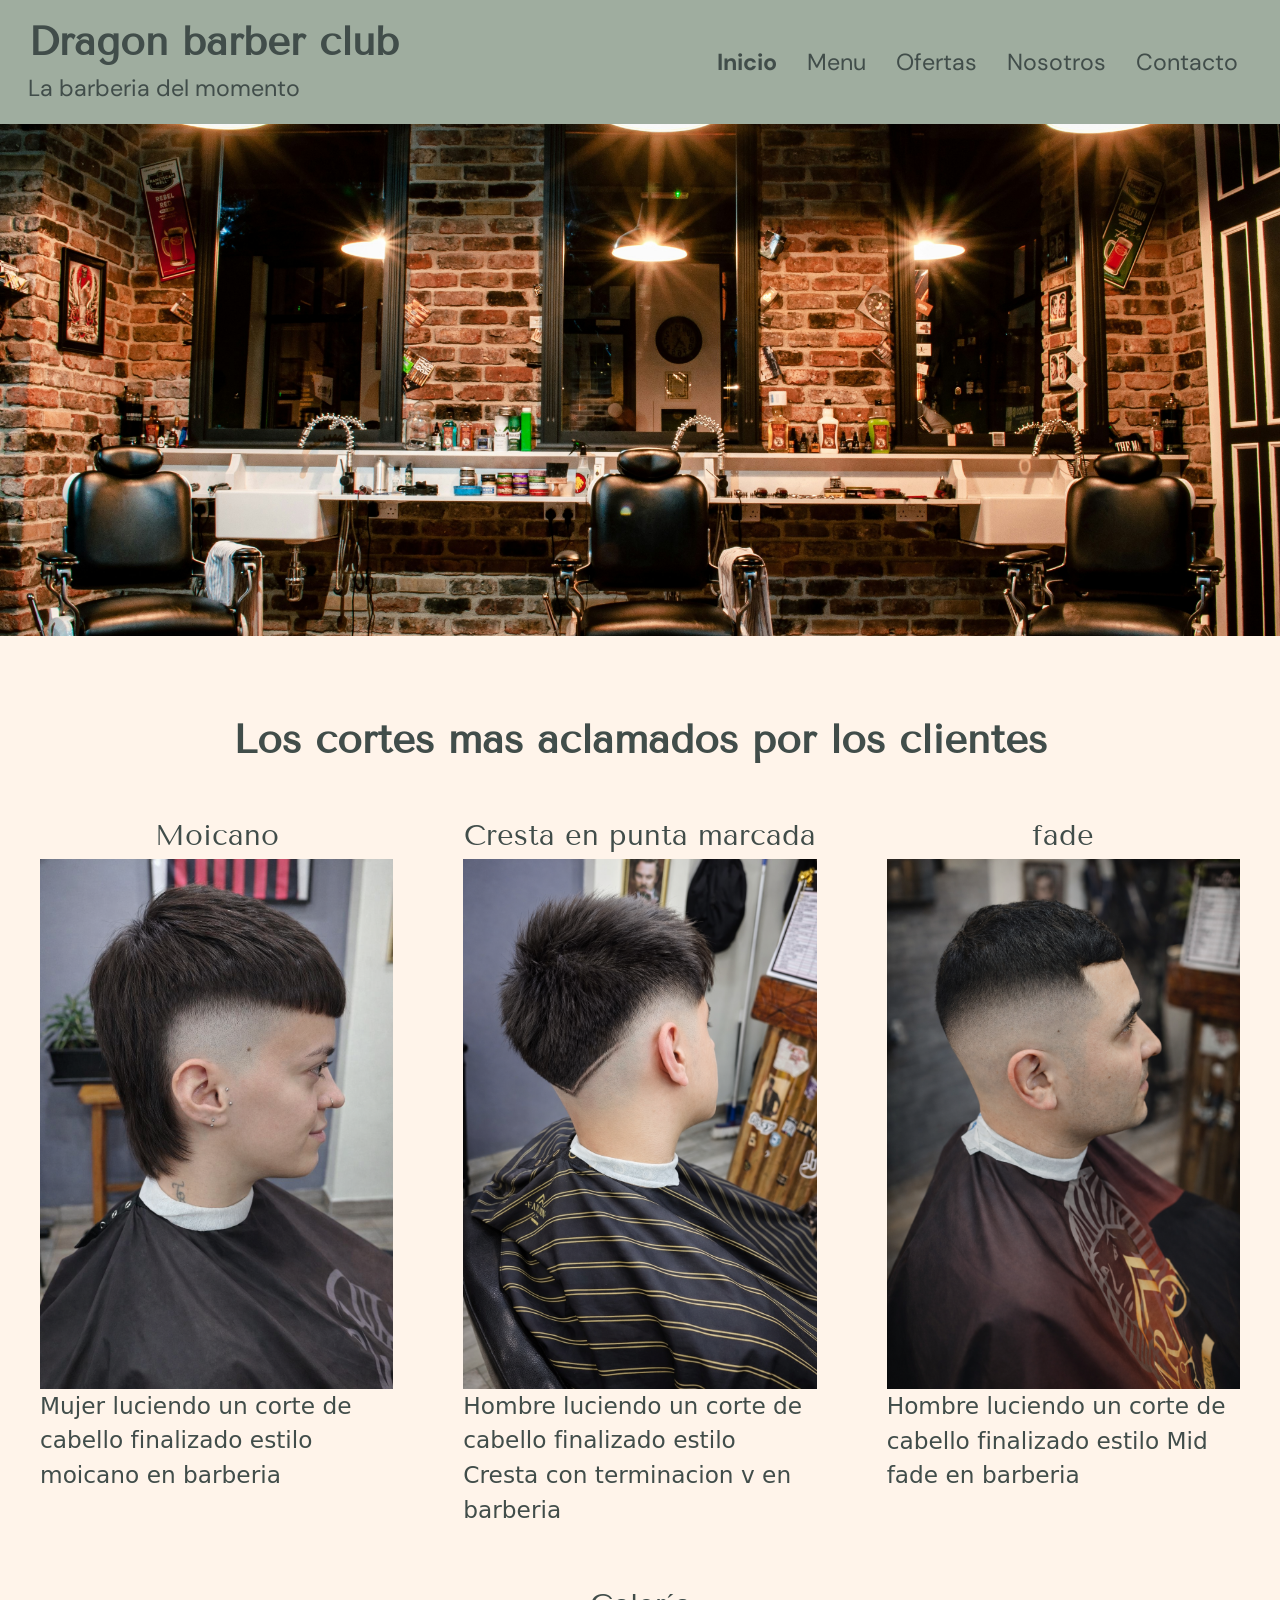
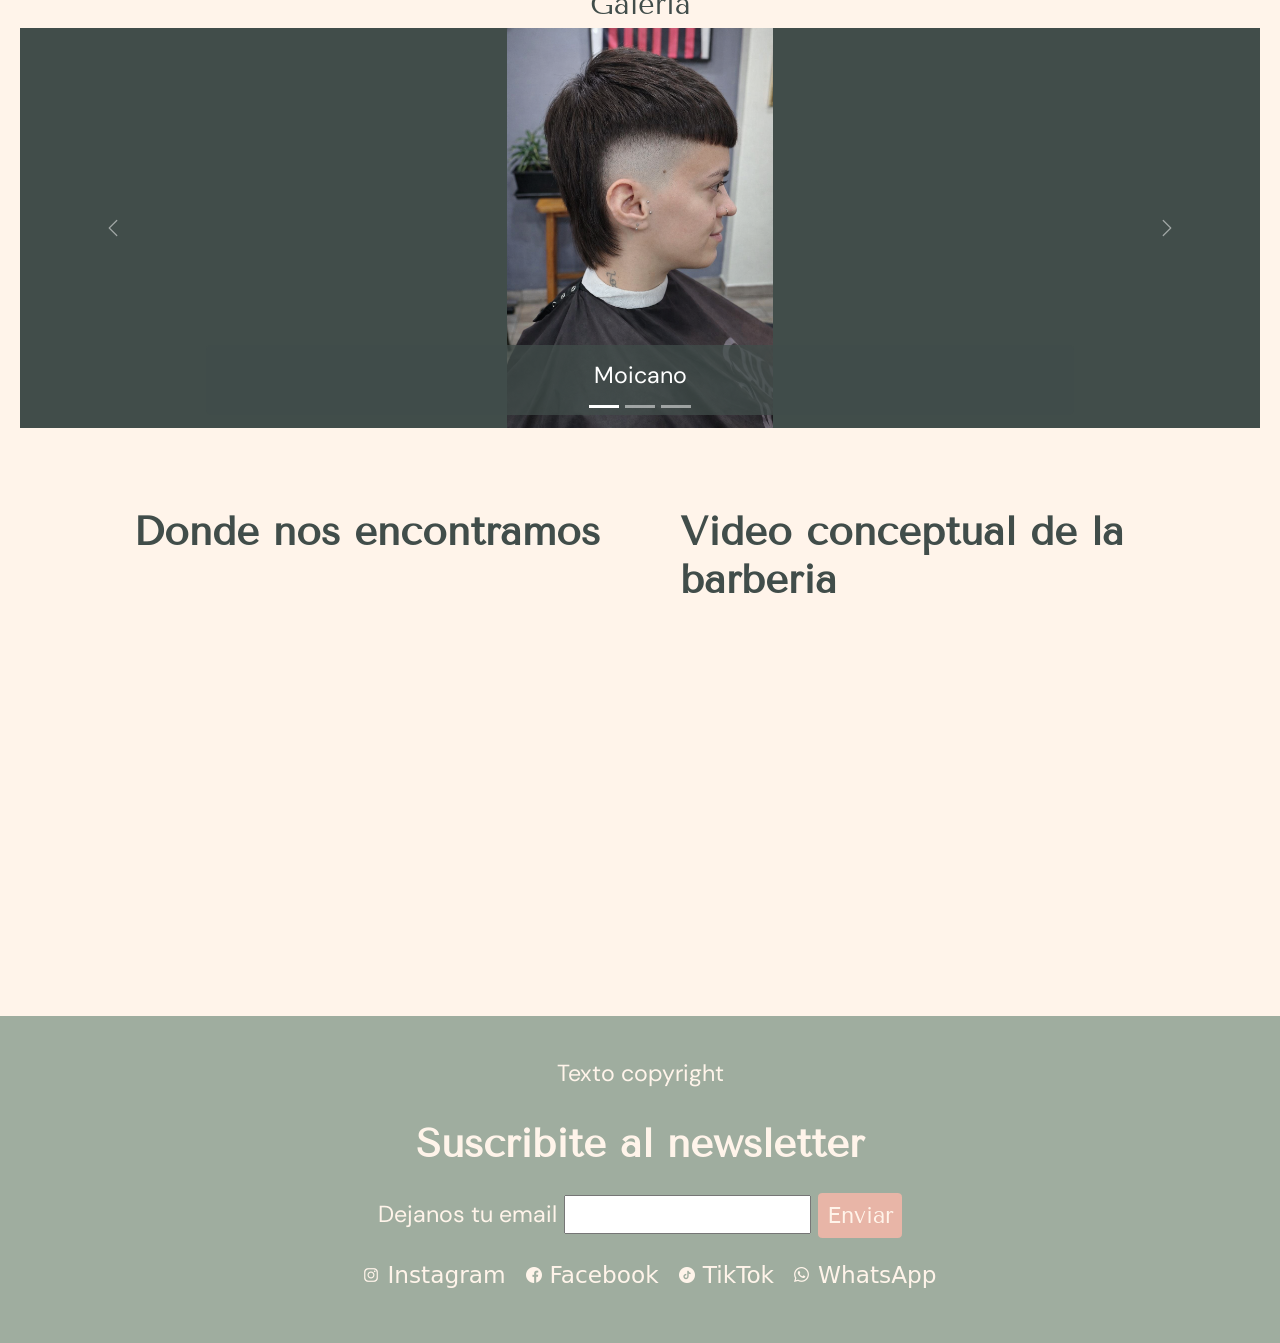
<file: index.html>
<!DOCTYPE html>
<html lang="es">

<head>
    <meta charset="UTF-8">
    <meta name="viewport" content="width=device-width, initial-scale=1.0">
    <link href="https://cdn.jsdelivr.net/npm/bootstrap@5.3.3/dist/css/bootstrap.min.css" rel="stylesheet">
    <link rel="stylesheet" href="./css/styles.css">
    <link rel="shortcut icon" href="./assets/logobarber.png" type="image/x-icon">
    <title>Barberia Dragon / Inicio </title>
</head>

<body>
    <header>
        <nav class="navbar navbar-expand-lg navbar-dragon">
            <div class="container-fluid">
                <a class="navbar-brand d-flex flex-column" href="./index.html">
                    <h1 class="navbar-brand__titulo">Dragon barber club</h1>
                    <small class="navbar-brand__lema">La barberia del momento</small>
                </a>

                <button class="navbar-toggler" type="button" data-bs-toggle="collapse" data-bs-target="#navbarNav"
                    aria-controls="navbarNav" aria-expanded="false" aria-label="Mostrar u ocultar navegación">
                    <span class="navbar-toggler-icon"></span>
                </button>

                <div class="collapse navbar-collapse" id="navbarNav">
                    <ul class="navbar-nav ms-auto">
                        <li class="nav-item"><a class="nav-link active" aria-current="page"
                                href="./index.html">Inicio</a></li>
                        <li class="nav-item"><a class="nav-link" href="./pages/menu.html">Menu</a></li>
                        <li class="nav-item"><a class="nav-link" href="./pages/ofertas.html">Ofertas</a></li>
                        <li class="nav-item"><a class="nav-link" href="./pages/nosotros.html">Nosotros</a></li>
                        <li class="nav-item"><a class="nav-link" href="./pages/contacto.html">Contacto</a></li>
                    </ul>
                </div>
            </div>
        </nav>
    </header>

    <main class="grid-principal">
        <div class="banner">
            <img src="./assets/Banner.jpg"
                alt="Interior de una barbería de estilo vintage con tres sillones de barbero de cuero negro, espejos grandes y una pared de ladrillo visto.">
        </div>
        <section class="mapa">
            <h2 class="txtaladerecha">Donde nos encontramos</h2>
            <div>
                <iframe
                    src="https://www.google.com/maps/embed?pb=!1m18!1m12!1m3!1d3279.9309555554078!2d-58.395739523554184!3d-34.70692137291743!2m3!1f0!2f0!3f0!3m2!1i1024!2i768!4f13.1!3m3!1m2!1s0x95bccd207aa182f9%3A0x4d49cd36901dac4c!2sFara%C3%B3n%20-%20Barber%20Club!5e0!3m2!1ses-419!2sar!4v1787867492688!5m2!1ses-419!2sar"
                    title="Mapa de ubicación de la barbería" allowfullscreen="" loading="lazy"
                    referrerpolicy="strict-origin-when-cross-origin"></iframe>
            </div>
        </section>
        <section class="seccion cortes">
            <div>
                <h2 class="txtcentro">Los cortes mas aclamados por los clientes</h2>
            </div>
            <div class="cortes-contenedor">
                <article class="corte-card">
                    <h3>Moicano</h3>
                    <figure>
                        <img src="./assets/moicano.png" alt="Corte de dama finalizado estilo moicano" />
                        <figcaption>Mujer luciendo un corte de cabello finalizado estilo moicano en barberia
                        </figcaption>
                    </figure>
                </article>
                <article class="corte-card">
                    <h3>Cresta en punta marcada</h3>
                    <figure>
                        <img src="./assets/cresta.png"
                            alt="corte de caballero finalizado, muestra  media cresta con linea en v" />
                        <figcaption>Hombre luciendo un corte de cabello finalizado estilo Cresta con terminacion v en
                            barberia </figcaption>
                    </figure>
                </article>
                <article class="corte-card">
                    <h3>fade</h3>
                    <figure>
                        <img src="./assets/midfade.png" alt="corte de caballero finalizado muestra un mid fade" />
                        <figcaption>Hombre luciendo un corte de cabello finalizado estilo Mid fade en barberia
                        </figcaption>
                    </figure>
                </article>
            </div>

            <!-- Galería con carousel de Bootstrap -->
            <div class="galeria">
                <h3 class="txtcentro">Galería</h3>

                <div id="galeriaCarousel" class="carousel slide" data-bs-ride="carousel">
                    <div class="carousel-indicators">
                        <button type="button" data-bs-target="#galeriaCarousel" data-bs-slide-to="0" class="active"
                            aria-current="true" aria-label="Foto 1"></button>
                        <button type="button" data-bs-target="#galeriaCarousel" data-bs-slide-to="1"
                            aria-label="Foto 2"></button>
                        <button type="button" data-bs-target="#galeriaCarousel" data-bs-slide-to="2"
                            aria-label="Foto 3"></button>
                    </div>

                    <div class="carousel-inner">
                        <div class="carousel-item active">
                            <img src="./assets/moicano.png" class="d-block w-100 galeria__img"
                                alt="Corte de dama finalizado estilo moicano">
                            <div class="carousel-caption d-none d-md-block galeria__caption">
                                <p>Moicano</p>
                            </div>
                        </div>
                        <div class="carousel-item">
                            <img src="./assets/cresta.png" class="d-block w-100 galeria__img"
                                alt="Corte de caballero finalizado con media cresta y línea en v">
                            <div class="carousel-caption d-none d-md-block galeria__caption">
                                <p>Cresta en punta marcada</p>
                            </div>
                        </div>
                        <div class="carousel-item">
                            <img src="./assets/midfade.png" class="d-block w-100 galeria__img"
                                alt="Corte de caballero finalizado con un mid fade">
                            <div class="carousel-caption d-none d-md-block galeria__caption">
                                <p>Mid fade</p>
                            </div>
                        </div>
                    </div>

                    <button class="carousel-control-prev" type="button" data-bs-target="#galeriaCarousel"
                        data-bs-slide="prev">
                        <span class="carousel-control-prev-icon" aria-hidden="true"></span>
                        <span class="visually-hidden">Anterior</span>
                    </button>
                    <button class="carousel-control-next" type="button" data-bs-target="#galeriaCarousel"
                        data-bs-slide="next">
                        <span class="carousel-control-next-icon" aria-hidden="true"></span>
                        <span class="visually-hidden">Siguiente</span>
                    </button>
                </div>
            </div>
        </section>
        <div class="video">
            <h2>Video conceptual de la barberia</h2>
            <iframe src="https://www.youtube.com/embed/iyem1m8KKvk?si=hnJaJOBkv1mMgGGS"
                title="Video conceptual de la barbería"
                allow="accelerometer; autoplay; clipboard-write; encrypted-media; gyroscope; picture-in-picture; web-share"
                referrerpolicy="strict-origin-when-cross-origin" allowfullscreen></iframe>
        </div>
    </main>
    <footer class="footer">
        <p>Texto copyright</p>
        <h2>Suscribite al newsletter</h2>
        <form action="">
            <label for="emailNewsletter">Dejanos tu email</label>
            <input type="email" name="email" id="emailNewsletter">
            <input type="submit" value="Enviar" class="newletterenviar btn btn-dragon">
        </form>
        <nav aria-label="Redes sociales">
            <ul>
                <li><a href="#" target="_blank" rel="noopener noreferrer"><img src="./assets/instagram.png"
                            alt="logo de instagram"> Instagram</a></li>
                <li><a href="#" target="_blank" rel="noopener noreferrer"><img src="./assets/facebook.png"
                            alt="logo de facebook">Facebook</a></li>
                <li><a href="#" target="_blank" rel="noopener noreferrer"><img src="./assets/tiktok.png"
                            alt="logo de tiktok">TikTok</a></li>
                <li><a href="#" target="_blank" rel="noopener noreferrer"><img src="./assets/whatsapp.png"
                            alt="logo de whatsapp">WhatsApp</a></li>
            </ul>
        </nav>
    </footer>

    <script src="https://cdn.jsdelivr.net/npm/bootstrap@5.3.3/dist/js/bootstrap.bundle.min.js"></script>
</body>

</html>
</file>
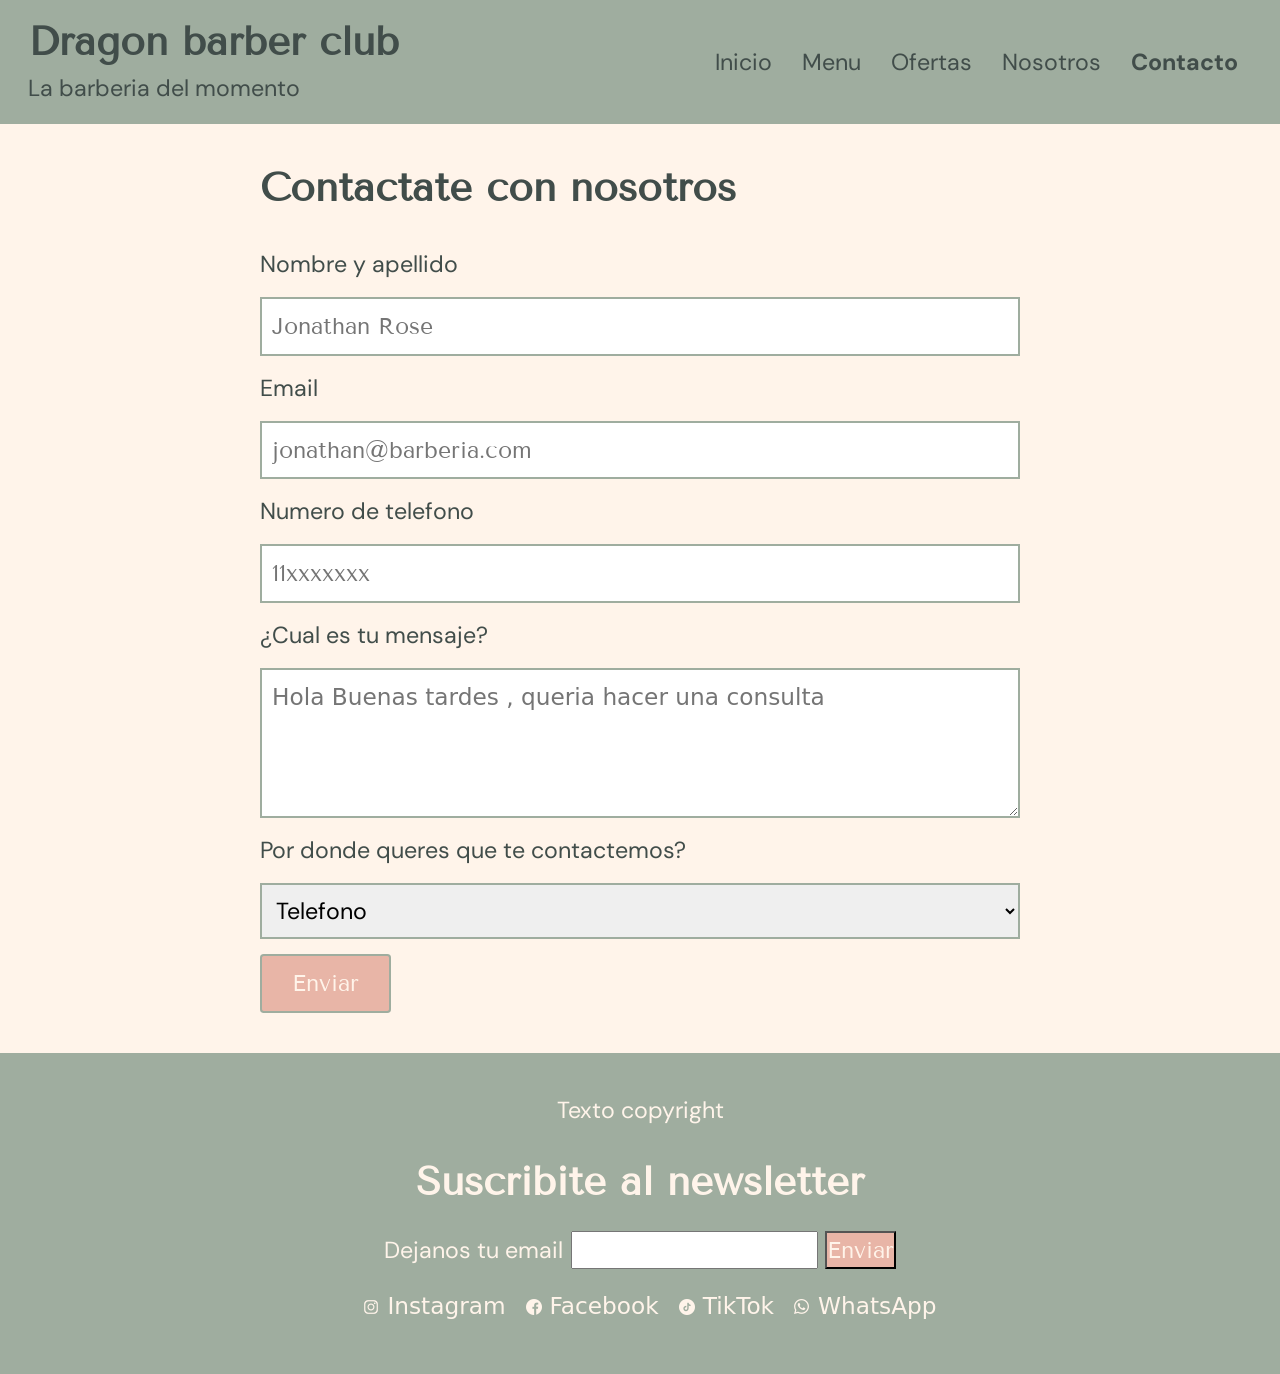
<file: pages/contacto.html>
<!DOCTYPE html>
<html lang="es">

<head>
    <meta charset="UTF-8">
    <meta name="viewport" content="width=device-width, initial-scale=1.0">
    <link href="https://cdn.jsdelivr.net/npm/bootstrap@5.3.3/dist/css/bootstrap.min.css" rel="stylesheet">
    <link rel="stylesheet" href="../css/styles.css">
    <link rel="shortcut icon" href="../assets/logobarber.png" type="image/x-icon">

    <title>Barberia Dragon / Contacto </title>
</head>

<body>
    <header>
       <nav class="navbar navbar-expand-lg navbar-dragon">

            <div class="container-fluid">
                <a class="navbar-brand d-flex flex-column" href="../index.html">
                    <h1 class="navbar-brand__titulo">Dragon barber club</h1>
                    <small class="navbar-brand__lema">La barberia del momento</small>
                </a>
                <button class="navbar-toggler" type="button" data-bs-toggle="collapse" data-bs-target="#navbarNav"
                    aria-controls="navbarNav" aria-expanded="false" aria-label="Mostrar u ocultar navegación">
                    <span class="navbar-toggler-icon"></span>
                </button>

                <div class="collapse navbar-collapse" id="navbarNav">
                    <ul class="navbar-nav ms-auto">
                        <li class="nav-item"><a class="nav-link" href="../index.html">Inicio</a></li>
                        <li class="nav-item"><a class="nav-link" href="./menu.html">Menu</a></li>
                        <li class="nav-item"><a class="nav-link" href="./ofertas.html">Ofertas</a></li>
                        <li class="nav-item"><a class="nav-link" href="./nosotros.html">Nosotros</a></li>
                        <li class="nav-item"><a class="nav-link active" aria-current="page" href="#">Contacto</a></li>
                    </ul>
                </div>
            </div>
        </nav>
    </header>
    <main>
        <section class="seccion-contacto">
            <h2>Contactate con nosotros</h2>
            <form action="" class="formulariocontacto">
                <label for="nombreapellido">Nombre y apellido</label>
                <input type="text" name="nombreapellido" id="nombreapellido" placeholder="Jonathan Rose">
                <label for="email">Email</label>
                <input type="email" name="email" id="email" placeholder="jonathan@barberia.com">
                <label for="telefono">Numero de telefono</label>
                <input type="tel" name="telefono" id="telefono" placeholder="11xxxxxxx">
                <label for="mensaje">¿Cual es tu mensaje?</label>
                <textarea name="mensaje" id="mensaje"
                    placeholder="Hola Buenas tardes , queria hacer una consulta"></textarea>
                <label for="mediodecontacto">Por donde queres que te contactemos?</label>
                <select name="mediodecontacto" id="mediodecontacto">
                    <option value="Telefono">Telefono</option>
                    <option value="mail">Email</option>
                </select>
                <div>
                    <input type="submit" value="Enviar" class="btn btn-dragon">
                </div>
            </form>
        </section>
    </main>
    <footer>
        <p>Texto copyright</p>
        <h2>Suscribite al newsletter</h2>
        <form action="">
            <label for="emailNewsletter">Dejanos tu email</label>
            <input type="email" name="email" id="emailNewsletter">
            <input type="submit" value="Enviar" class="newletterenviar">

        </form>
        <nav aria-label="Redes sociales">
            <ul>
                <li><a href="#" target="_blank" rel="noopener noreferrer"><img src="../assets/instagram.png"
                            alt="logo de instagram"> Instagram</a></li>
                <li><a href="#" target="_blank" rel="noopener noreferrer"><img src="../assets/facebook.png"
                            alt="logo de facebook">Facebook</a></li>
                <li><a href="#" target="_blank" rel="noopener noreferrer"><img src="../assets/tiktok.png"
                            alt="logo de tiktok">TikTok</a></li>
                <li><a href="#" target="_blank" rel="noopener noreferrer"><img src="../assets/whatsapp.png"
                            alt="logo de whatsapp">WhatsApp</a></li>
            </ul>
        </nav>
    </footer>
    <script src="https://cdn.jsdelivr.net/npm/bootstrap@5.3.3/dist/js/bootstrap.bundle.min.js"></script>
</body>

</html>
</file>
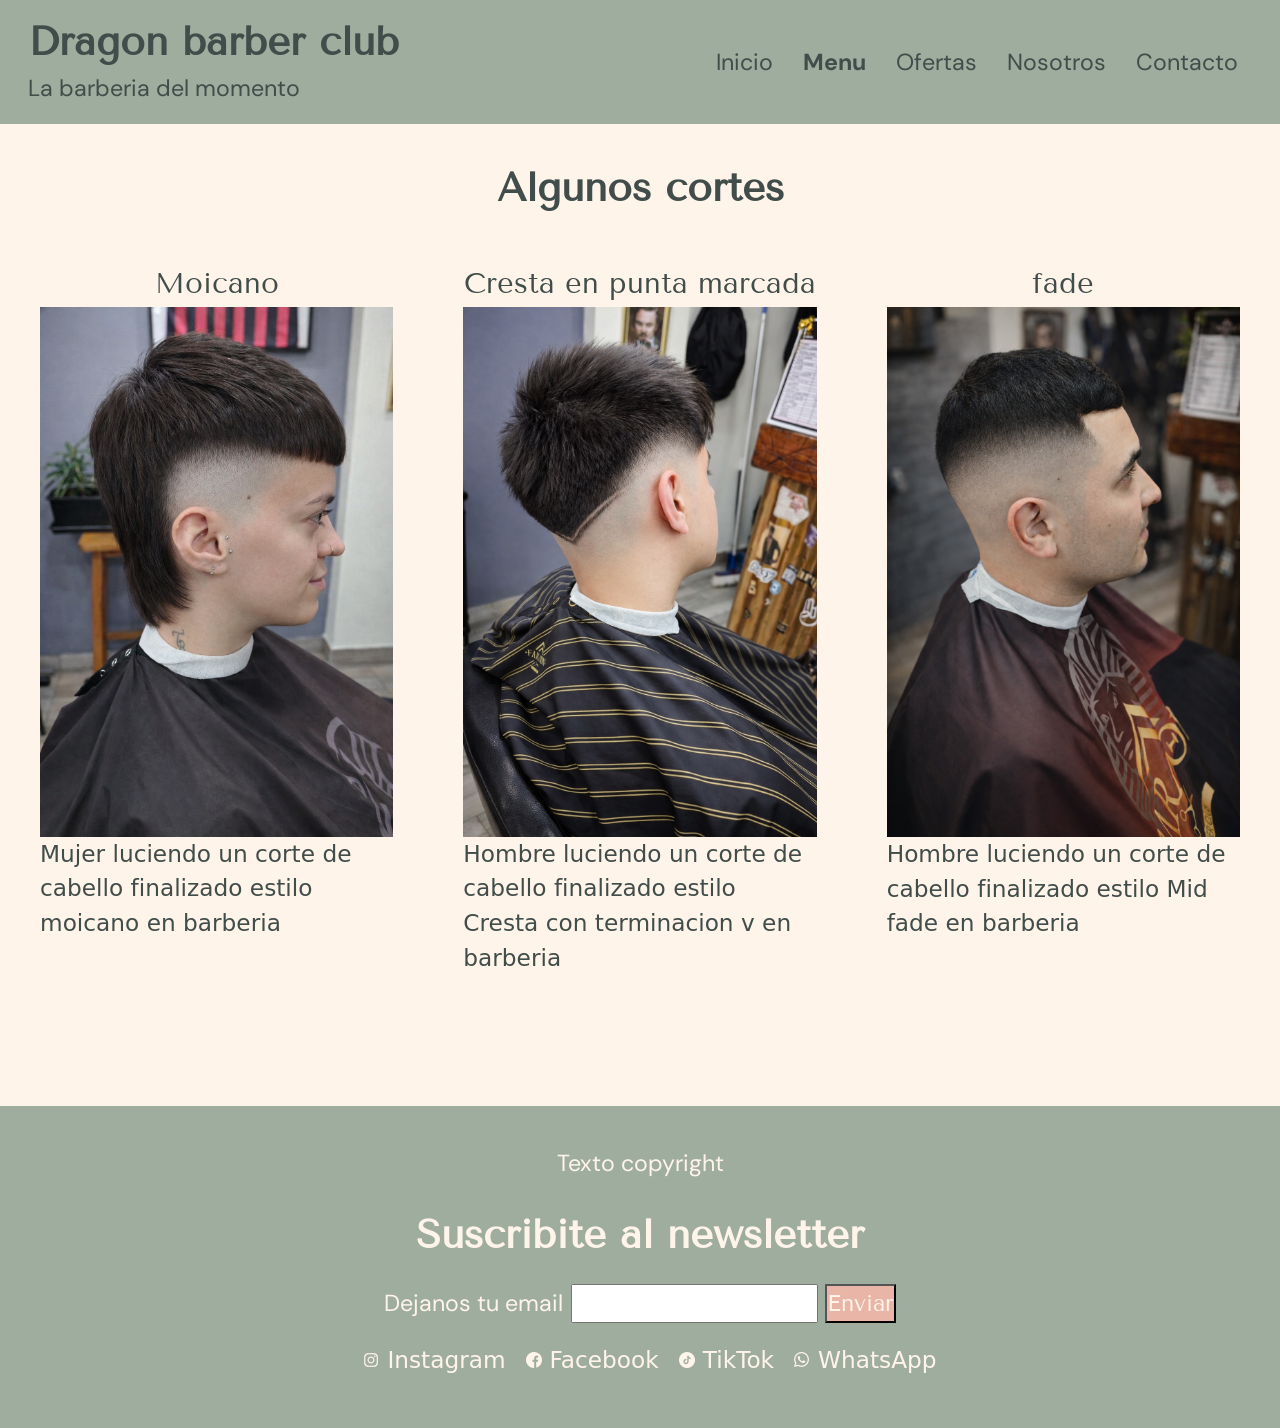
<file: pages/menu.html>
<!DOCTYPE html>
<html lang="es">

<head>
    <meta charset="UTF-8">
    <meta name="viewport" content="width=device-width, initial-scale=1.0">
    <link href="https://cdn.jsdelivr.net/npm/bootstrap@5.3.3/dist/css/bootstrap.min.css" rel="stylesheet">
    <link rel="stylesheet" href="../css/styles.css">
    <link rel="shortcut icon" href="../assets/logobarber.png" type="image/x-icon">
    <title>Barberia Dragon / Menu </title>
</head>

<body>
    <header>
        <nav class="navbar navbar-expand-lg navbar-dragon">

            <div class="container-fluid">
                <a class="navbar-brand d-flex flex-column" href="../index.html">
                    <h1 class="navbar-brand__titulo">Dragon barber club</h1>
                    <small class="navbar-brand__lema">La barberia del momento</small>
                </a>
                <button class="navbar-toggler" type="button" data-bs-toggle="collapse" data-bs-target="#navbarNav"
                    aria-controls="navbarNav" aria-expanded="false" aria-label="Mostrar u ocultar navegación">
                    <span class="navbar-toggler-icon"></span>
                </button>

                <div class="collapse navbar-collapse" id="navbarNav">
                    <ul class="navbar-nav ms-auto">
                        <li class="nav-item"><a class="nav-link" href="../index.html">Inicio</a></li>
                        <li class="nav-item"><a class="nav-link active" aria-current="page" href="#">Menu</a></li>
                        <li class="nav-item"><a class="nav-link" href="./ofertas.html">Ofertas</a></li>
                        <li class="nav-item"><a class="nav-link" href="./nosotros.html">Nosotros</a></li>
                        <li class="nav-item"><a class="nav-link" href="./contacto.html">Contacto</a></li>
                    </ul>
                </div>
            </div>
        </nav>
    </header>
    <main>
        <section class="seccion">
            <h2 class="txtcentro">Algunos cortes</h2>
            <div class="cortes-contenedor">
                <article class="corte-card">
                    <h3>Moicano</h3>
                    <figure>
                        <img src="../assets/moicano.png" alt="Corte de dama finalizado estilo moicano" />
                        <figcaption>Mujer luciendo un corte de cabello finalizado estilo moicano en barberia
                        </figcaption>
                    </figure>
                </article>
                <article class="corte-card">
                    <h3>Cresta en punta marcada</h3>
                    <figure>
                        <img src="../assets/cresta.png"
                            alt="corte de caballero finalizado, muestra  media cresta con linea en v" />
                        <figcaption>Hombre luciendo un corte de cabello finalizado estilo Cresta con terminacion v en
                            barberia </figcaption>
                    </figure>
                </article>
                <article class="corte-card">
                    <h3>fade</h3>
                    <figure>
                        <img src="../assets/midfade.png" alt="corte de caballero finalizado muestra un mid fade" />
                        <figcaption>Hombre luciendo un corte de cabello finalizado estilo Mid fade en barberia
                        </figcaption>
                    </figure>
                </article>
            </div>
        </section>
    </main>
    <footer>
        <p>Texto copyright</p>
        <h2>Suscribite al newsletter</h2>
        <form action="">
            <label for="emailNewsletter">Dejanos tu email</label>
            <input type="email" name="email" id="emailNewsletter">
            <input type="submit" value="Enviar" class="newletterenviar">

        </form>
        <nav aria-label="Redes sociales">
            <ul>
                <li><a href="#" target="_blank" rel="noopener noreferrer"><img src="../assets/instagram.png"
                            alt="logo de instagram"> Instagram</a></li>
                <li><a href="#" target="_blank" rel="noopener noreferrer"><img src="../assets/facebook.png"
                            alt="logo de facebook">Facebook</a></li>
                <li><a href="#" target="_blank" rel="noopener noreferrer"><img src="../assets/tiktok.png"
                            alt="logo de tiktok">TikTok</a></li>
                <li><a href="#" target="_blank" rel="noopener noreferrer"><img src="../assets/whatsapp.png"
                            alt="logo de whatsapp">WhatsApp</a></li>
            </ul>
        </nav>
    </footer>
    <script src="https://cdn.jsdelivr.net/npm/bootstrap@5.3.3/dist/js/bootstrap.bundle.min.js"></script>
</body>

</html>
</file>
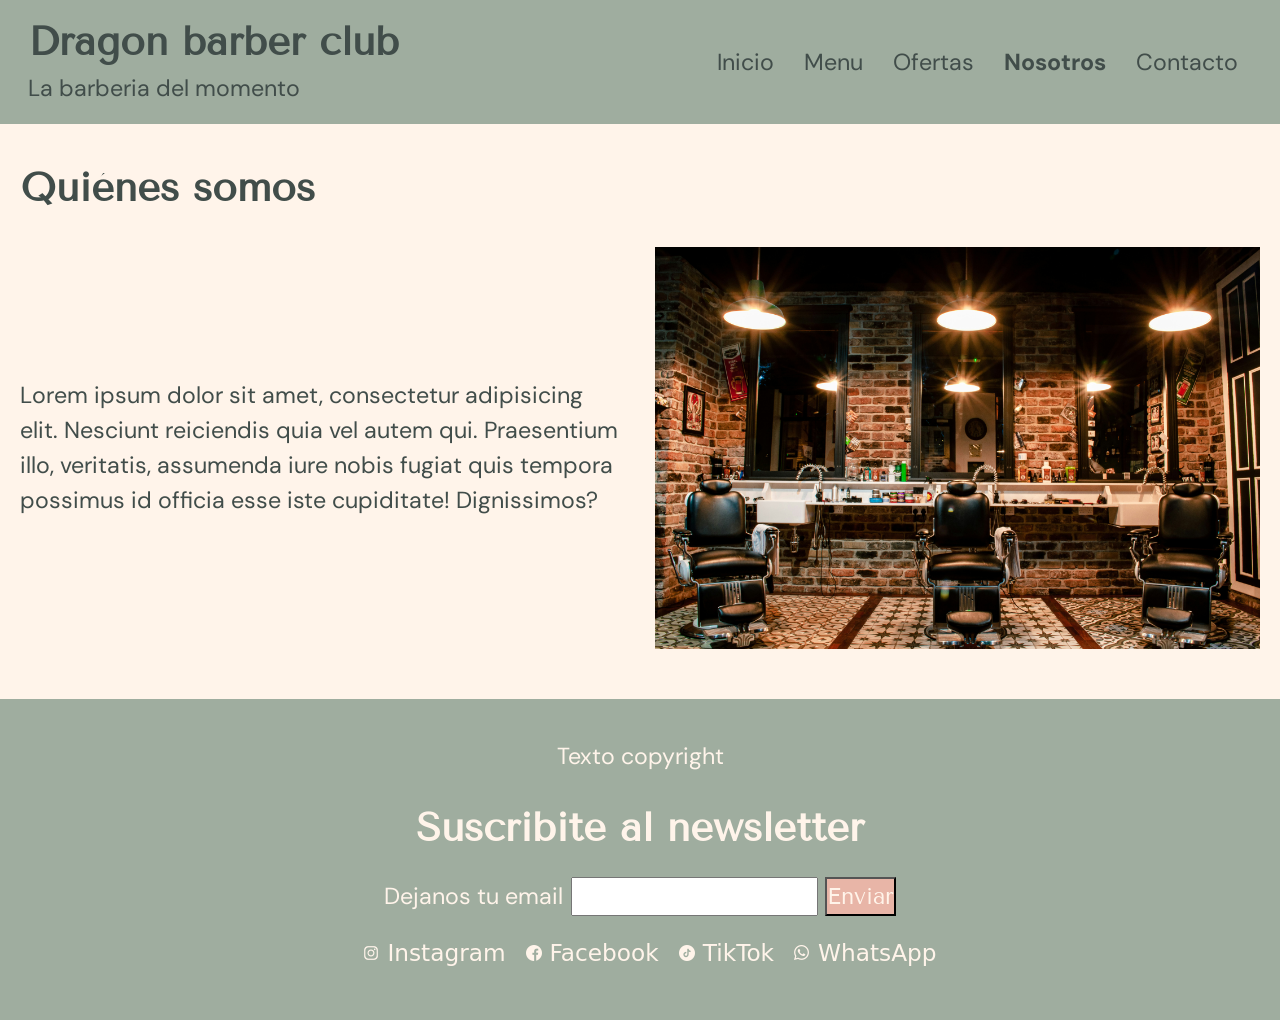
<file: pages/nosotros.html>
<!DOCTYPE html>
<html lang="es">

<head>
    <meta charset="UTF-8">
    <meta name="viewport" content="width=device-width, initial-scale=1.0">
    <link href="https://cdn.jsdelivr.net/npm/bootstrap@5.3.3/dist/css/bootstrap.min.css" rel="stylesheet">
    <link rel="stylesheet" href="../css/styles.css">
    <link rel="shortcut icon" href="../assets/logobarber.png" type="image/x-icon">

    <title>Barberia Dragon / Nosotros </title>
</head>

<body>
    <header>
        <nav class="navbar navbar-expand-lg navbar-dragon">

            <div class="container-fluid">
                <a class="navbar-brand d-flex flex-column" href="../index.html">
                    <h1 class="navbar-brand__titulo">Dragon barber club</h1>
                    <small class="navbar-brand__lema">La barberia del momento</small>
                </a>
                <button class="navbar-toggler" type="button" data-bs-toggle="collapse" data-bs-target="#navbarNav"
                    aria-controls="navbarNav" aria-expanded="false" aria-label="Mostrar u ocultar navegación">
                    <span class="navbar-toggler-icon"></span>
                </button>

                <div class="collapse navbar-collapse" id="navbarNav">
                    <ul class="navbar-nav ms-auto">
                        <li class="nav-item"><a class="nav-link" href="../index.html">Inicio</a></li>
                        <li class="nav-item"><a class="nav-link" href="./menu.html">Menu</a></li>
                        <li class="nav-item"><a class="nav-link" href="./ofertas.html">Ofertas</a></li>
                        <li class="nav-item"><a class="nav-link active" aria-current="page" href="#">Nosotros</a></li>
                        <li class="nav-item"><a class="nav-link" href="./contacto.html">Contacto</a></li>
                    </ul>
                </div>
            </div>
        </nav>
    </header>
    <main class="grid-nosotros">
        <h2 class="titulo-nosotros">Quiénes somos</h2>

        <div class="texto-nosotros">
            <p>Lorem ipsum dolor sit amet, consectetur adipisicing elit. Nesciunt reiciendis quia vel autem qui.
                Praesentium illo, veritatis, assumenda iure nobis fugiat quis tempora possimus id officia esse iste
                cupiditate! Dignissimos?</p>
        </div>

        <figure class="imagen-nosotros">
            <img src="../assets/Banner.jpg"
                alt="Interior de una barbería de estilo vintage con tres sillones de barbero de cuero negro, espejos grandes y una pared de ladrillo visto.">
        </figure>
    </main>
    <footer>
        <p>Texto copyright</p>
        <h2>Suscribite al newsletter</h2>
        <form action="">
            <label for="emailNewsletter">Dejanos tu email</label>
            <input type="email" name="email" id="emailNewsletter">
            <input type="submit" value="Enviar" class="newletterenviar">

        </form>
        <nav aria-label="Redes sociales">
            <ul>
                <li><a href="#" target="_blank" rel="noopener noreferrer"><img src="../assets/instagram.png"
                            alt="logo de instagram"> Instagram</a></li>
                <li><a href="#" target="_blank" rel="noopener noreferrer"><img src="../assets/facebook.png"
                            alt="logo de facebook">Facebook</a></li>
                <li><a href="#" target="_blank" rel="noopener noreferrer"><img src="../assets/tiktok.png"
                            alt="logo de tiktok">TikTok</a></li>
                <li><a href="#" target="_blank" rel="noopener noreferrer"><img src="../assets/whatsapp.png"
                            alt="logo de whatsapp">WhatsApp</a></li>
            </ul>
        </nav>
    </footer>
    <script src="https://cdn.jsdelivr.net/npm/bootstrap@5.3.3/dist/js/bootstrap.bundle.min.js"></script>
</body>

</html>
</file>
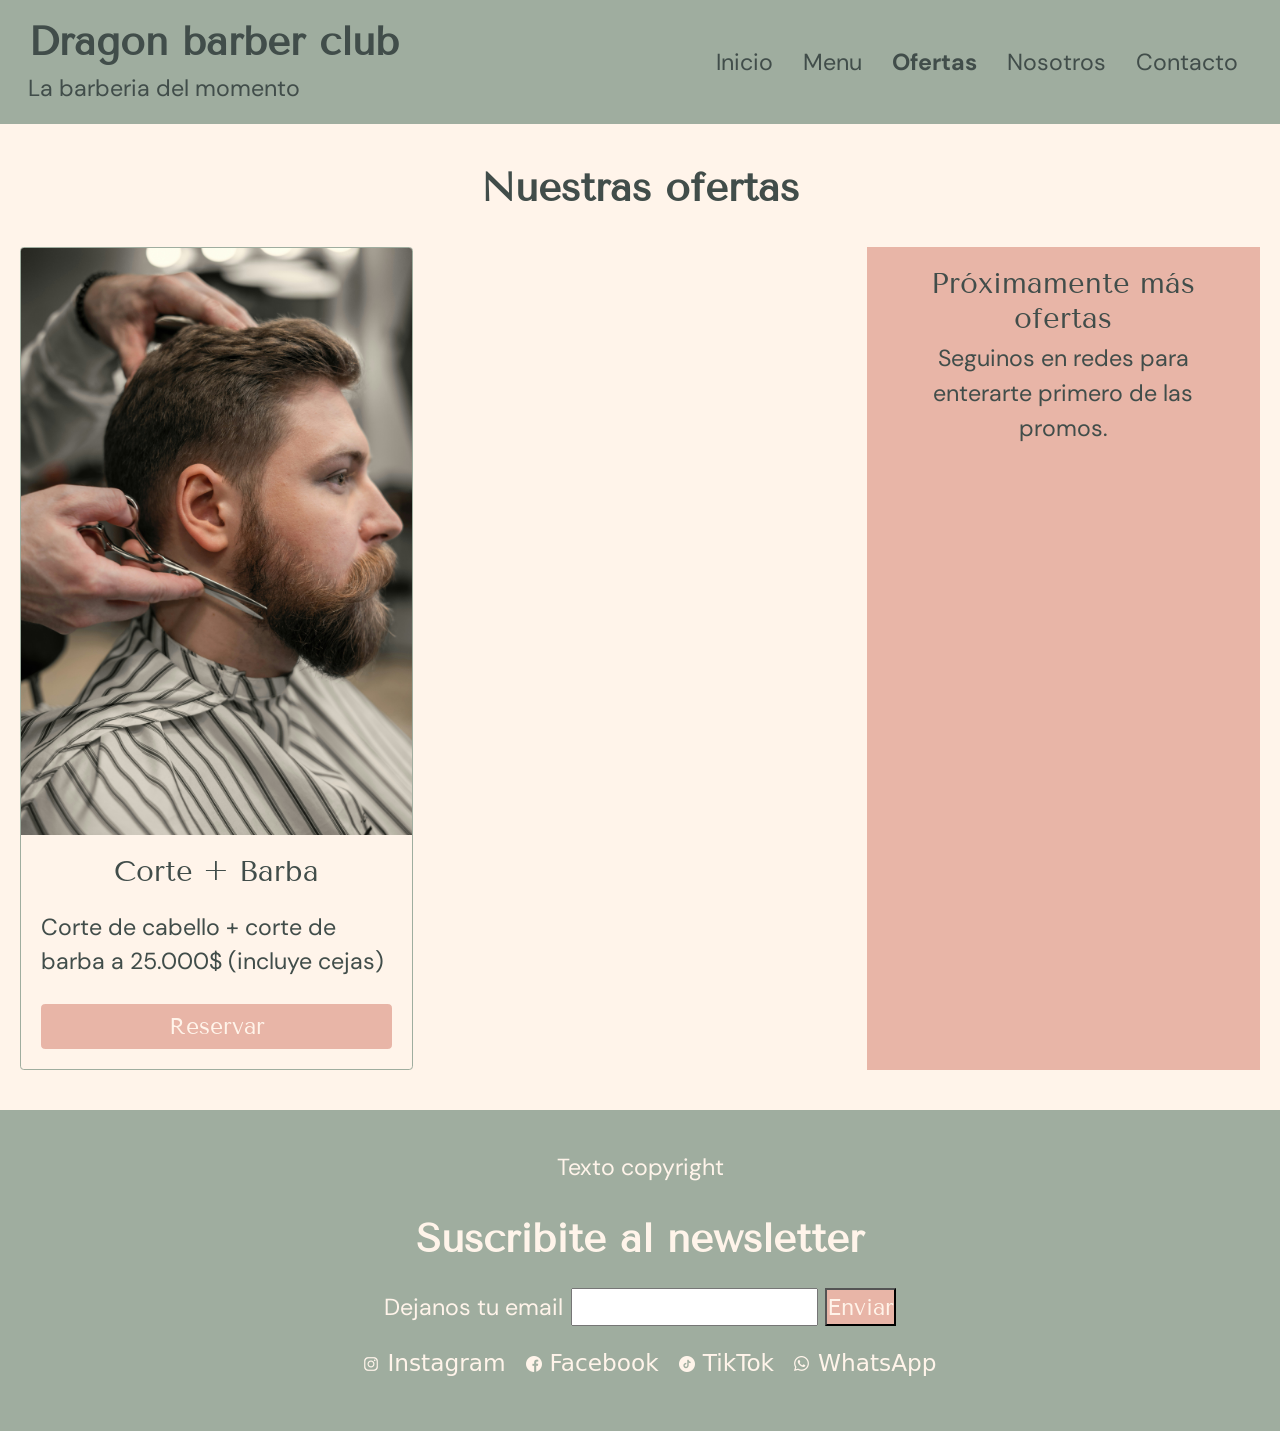
<file: pages/ofertas.html>
<!DOCTYPE html>
<html lang="es">

<head>
    <meta charset="UTF-8">
    <meta name="viewport" content="width=device-width, initial-scale=1.0">
    <link href="https://cdn.jsdelivr.net/npm/bootstrap@5.3.3/dist/css/bootstrap.min.css" rel="stylesheet">
    <link rel="stylesheet" href="../css/styles.css">
    <link rel="shortcut icon" href="../assets/logobarber.png" type="image/x-icon">
    <title>Barberia Dragon / Ofertas </title>
</head>

<body>
    <header>
        <nav class="navbar navbar-expand-lg navbar-dragon">
            <div class="container-fluid">
                <a class="navbar-brand d-flex flex-column" href="../index.html">
                    <h1 class="navbar-brand__titulo">Dragon barber club</h1>
                    <small class="navbar-brand__lema">La barberia del momento</small>
                </a>
                <button class="navbar-toggler" type="button" data-bs-toggle="collapse" data-bs-target="#navbarNav"
                    aria-controls="navbarNav" aria-expanded="false" aria-label="Mostrar u ocultar navegación">
                    <span class="navbar-toggler-icon"></span>
                </button>

                <div class="collapse navbar-collapse" id="navbarNav">
                    <ul class="navbar-nav ms-auto">
                        <li class="nav-item"><a class="nav-link" href="../index.html">Inicio</a></li>
                        <li class="nav-item"><a class="nav-link" href="./menu.html">Menu</a></li>
                        <li class="nav-item"><a class="nav-link active" aria-current="page" href="#">Ofertas</a></li>
                        <li class="nav-item"><a class="nav-link" href="./nosotros.html">Nosotros</a></li>
                        <li class="nav-item"><a class="nav-link" href="./contacto.html">Contacto</a></li>
                    </ul>
                </div>
            </div>
        </nav>
    </header>

    <main class="grid-ofertas">
        <h2 class="titulo-ofertas txtcentro">Nuestras ofertas</h2>

        <section class="lista-ofertas">
            <!-- Card de Bootstrap -->
            <article class="card card-oferta">
                <img src="../assets/corteybarbaoferta2.jpg" class="card-img-top"
                    alt="corte de cabello mas un emprolijado de barba bien detallada como oferta">
                <div class="card-body">
                    <h3 class="card-title">Corte + Barba</h3>
                    <p class="card-text">Corte de cabello + corte de barba a 25.000$ (incluye cejas)</p>
                    <button type="button" class="btn btn-dragon mt-auto"
                        data-bs-toggle="modal" data-bs-target="#reservaModal">
                        Reservar
                    </button>
                </div>
            </article>
            <!-- proximamente mas ofertas: copiá acá otro <article class="card card-oferta"> -->
        </section>

        <aside class="aviso-ofertas">
            <h3>Próximamente más ofertas</h3>
            <p>Seguinos en redes para enterarte primero de las promos.</p>
        </aside>
    </main>

    <!-- Modal de Bootstrap -->
    <div class="modal fade" id="reservaModal" tabindex="-1" aria-labelledby="reservaModalLabel" aria-hidden="true">
        <div class="modal-dialog modal-dialog-centered">
            <div class="modal-content modal-dragon">
                <div class="modal-header">
                    <h3 class="modal-title" id="reservaModalLabel">Reservá tu turno</h3>
                    <button type="button" class="btn-close" data-bs-dismiss="modal" aria-label="Cerrar"></button>
                </div>
                <div class="modal-body">
                    <p>Para reservar el combo Corte + Barba escribinos desde la página de contacto o por WhatsApp.</p>
                </div>
                <div class="modal-footer">
                    <a href="./contacto.html" class="btn btn-dragon">Ir a contacto</a>
                </div>
            </div>
        </div>
    </div>

    <footer>
        <p>Texto copyright</p>
        <h2>Suscribite al newsletter</h2>
        <form action="">
            <label for="emailNewsletter">Dejanos tu email</label>
            <input type="email" name="email" id="emailNewsletter">
            <input type="submit" value="Enviar" class="newletterenviar">
        </form>
        <nav aria-label="Redes sociales">
            <ul>
                <li><a href="#" target="_blank" rel="noopener noreferrer"><img src="../assets/instagram.png"
                            alt="logo de instagram"> Instagram</a></li>
                <li><a href="#" target="_blank" rel="noopener noreferrer"><img src="../assets/facebook.png"
                            alt="logo de facebook">Facebook</a></li>
                <li><a href="#" target="_blank" rel="noopener noreferrer"><img src="../assets/tiktok.png"
                            alt="logo de tiktok">TikTok</a></li>
                <li><a href="#" target="_blank" rel="noopener noreferrer"><img src="../assets/whatsapp.png"
                            alt="logo de whatsapp">WhatsApp</a></li>
            </ul>
        </nav>
    </footer>

    <script src="https://cdn.jsdelivr.net/npm/bootstrap@5.3.3/dist/js/bootstrap.bundle.min.js"></script>
</body>

</html>
</file>
<file: css/styles.css>
/* ===== TIPOGRAFÍA (Google Fonts) ===== */
@import url('https://fonts.googleapis.com/css2?family=DM+Sans:ital,opsz,wght@0,9..40,100..1000;1,9..40,100..1000&family=Tenor+Sans&display=swap');

/* ===== RESET GLOBAL (BOX MODEL) ===== */
* {
    margin: 0;
    padding: 0;
    box-sizing: border-box;
}

/* ===== BASE ===== */
html {
    font-size: 62.5%;
}

/* Tamaños de texto fluidos (1rem = 10px por el 62.5%) */
:root {
    --texto-size: clamp(1.6rem, 1.3rem + 0.8vw, 2.5rem);
    --h1-size: clamp(3.2rem, 2rem + 3vw, 6rem);
    --h2-size: clamp(2.4rem, 1.6rem + 2vw, 4rem);
    --h3-size: clamp(2rem, 1.6rem + 1vw, 3rem);
}

/* Bootstrap usa rem: con el 62.5% hay que fijar el tamaño base del body */
body {
    background-color: #FFF4EA;
    font-size: var(--texto-size);
}

/* ===== NAVBAR (Bootstrap con estilo propio) ===== */
.navbar-dragon {
    padding: 1.5rem 2rem;
    background-color: #9FAD9F;
}

.navbar-dragon .navbar-brand {
    white-space: normal;
    color: #414D4A;
    font-family: "DM Sans", sans-serif;
    transition: color 0.3s ease;
}

.navbar-dragon .navbar-brand:hover {
    color: #FFF4EA;
}

.navbar-brand__titulo {
    font-size: var(--h2-size);
}

.navbar-brand__lema {
    font-size: var(--texto-size);
}

.navbar-dragon .navbar-nav .nav-link {
    padding: 1rem 1.5rem;
    border-radius: 0.5rem;
    color: #414D4A;
    font-family: "DM Sans", sans-serif;
    font-size: var(--texto-size);
    transition: color 0.3s ease, background-color 0.3s ease, transform 0.2s ease;
}

/* link de la página actual */
.navbar-dragon .navbar-nav .nav-link.active {
    color: #414D4A;
    font-weight: 700;
}

/* estados interactivos (orden: hover, focus, active) */
.navbar-dragon .navbar-nav .nav-link:hover {
    color: #FFF4EA;
    background-color: #414D4A;
}

.navbar-dragon .navbar-nav .nav-link:focus {
    color: #FFF4EA;
    background-color: #414D4A;
    outline: 2px solid #E8B5A7;
}

.navbar-dragon .navbar-nav .nav-link:active {
    transform: scale(0.96);
}

/* ===== INDEX: GRID MAESTRO DEL MAIN (MOBILE: 1 columna) ===== */
.grid-principal {
    display: grid;
    gap: 40px;
    grid-template-columns: minmax(0, 1fr);
    grid-template-areas:
        "banner"
        "mapa"
        "cortes"
        "video";
}

.banner {
    grid-area: banner;
    width: 100%;
    height: clamp(20rem, 40vw, 60rem);
    overflow: hidden;
}

.banner img {
    width: 100%;
    height: 100%;
    object-fit: cover;
    object-position: center;
}

.mapa {
    grid-area: mapa;
}

.cortes {
    grid-area: cortes;
}

.video {
    grid-area: video;
}

/* ===== MAPA Y VIDEO (iframes fluidos) ===== */
.mapa,
.video {
    display: flex;
    flex-direction: column;
    gap: 20px;
    padding: 0 20px;
}

.mapa iframe,
.video iframe {
    display: block;
    width: 100%;
    height: auto;
    border: 0;
}

.mapa iframe {
    aspect-ratio: 4 / 3;
}

.video iframe {
    aspect-ratio: 16 / 9;
}

/* ===== SECCIONES (ESPACIADO) ===== */
.seccion {
    display: flex;
    flex-direction: column;
    gap: 30px;
    padding: 40px 20px;
    margin-bottom: 60px;
}

/* dentro del grid el espacio lo maneja el gap */
.grid-principal .seccion {
    margin-bottom: 0;
}

/* ===== TARJETAS DE CORTES (GRID: 1 columna en mobile) ===== */
.cortes-contenedor {
    display: grid;
    grid-template-columns: minmax(0, 1fr);
    gap: 30px;
}

.corte-card {
    padding: 20px;
    background-color: #FFF4EA;
    transition: transform 0.3s ease, box-shadow 0.3s ease;
}

.corte-card img {
    display: block;
    width: 100%;
    height: auto;
}

/* estados interactivos de las tarjetas */
.corte-card:hover {
    transform: translateY(-6px);
    box-shadow: 0 8px 20px rgba(65, 77, 74, 0.25);
}

.corte-card:active {
    transform: translateY(-2px);
}

/* ===== GALERÍA (carousel de Bootstrap) ===== */
.galeria__img {
    height: 40rem;
    object-fit: contain;
    background-color: #414D4A;
}

.galeria__caption {
    background-color: rgba(65, 77, 74, 0.75);
    border-radius: 0.5rem;
}

/* ===== PÁGINA OFERTAS: GRID (MOBILE: 1 columna) ===== */
.grid-ofertas {
    display: grid;
    gap: 30px;
    padding: 40px 20px;
    grid-template-columns: minmax(0, 1fr);
    grid-template-areas:
        "titulo"
        "ofertas"
        "aviso";
}

.titulo-ofertas {
    grid-area: titulo;
}

.lista-ofertas {
    grid-area: ofertas;
    display: grid;
    grid-template-columns: minmax(0, 1fr);
    gap: 30px;
}

.aviso-ofertas {
    grid-area: aviso;
    padding: 20px;
    text-align: center;
    background-color: #E8B5A7;
    color: #414D4A;
}

/* ===== PÁGINA NOSOTROS: GRID (MOBILE: 1 columna) ===== */
.grid-nosotros {
    display: grid;
    gap: 30px;
    padding: 40px 20px;
    grid-template-columns: minmax(0, 1fr);
    grid-template-areas:
        "titulo"
        "imagen"
        "texto";
}

.titulo-nosotros {
    grid-area: titulo;
}

.texto-nosotros {
    grid-area: texto;
}

.imagen-nosotros {
    grid-area: imagen;
}

.imagen-nosotros img {
    display: block;
    width: 100%;
    height: auto;
}

/* ===== PÁGINA CONTACTO (MOBILE: 1 columna) ===== */
.seccion-contacto {
    display: flex;
    flex-direction: column;
    gap: 30px;
    width: 100%;
    max-width: 60rem;
    margin: 0 auto;
    padding: 40px 20px;
}

/* ===== FORMULARIO DE CONTACTO ===== */
.formulariocontacto {
    display: flex;
    flex-direction: column;
    gap: 15px;
}

.formulariocontacto label {
    color: #414D4A;
}

.formulariocontacto input,
.formulariocontacto textarea,
.formulariocontacto select {
    width: 100%;
    padding: 10px;
    font-size: var(--texto-size);
    border: 2px solid #9FAD9F;
    transition: border-color 0.3s ease, box-shadow 0.3s ease;
}

.formulariocontacto textarea {
    min-height: 15rem;
    resize: vertical;
}

.formulariocontacto input[type="submit"] {
    width: auto;
    padding: 10px 30px;
}

/* estados interactivos de los campos */
.formulariocontacto input:hover,
.formulariocontacto textarea:hover,
.formulariocontacto select:hover {
    border-color: #414D4A;
}

.formulariocontacto input:focus,
.formulariocontacto textarea:focus,
.formulariocontacto select:focus {
    border-color: #E8B5A7;
    outline: none;
    box-shadow: 0 0 0 0.3rem rgba(232, 181, 167, 0.6);
}

/* ===== FOOTER ===== */
footer {
    display: flex;
    flex-direction: column;
    align-items: center;
    gap: 20px;
    padding: 40px 20px;
    background-color: #9FAD9F;
    color: #FFF4EA;
}

/* ===== FOOTER - REDES SOCIALES ===== */
footer a {
    text-decoration: none;
    color: #FFF4EA;
    display: flex;
    align-items: center;
    gap: 8px;
    transition: opacity 0.3s ease, transform 0.2s ease;
}

footer nav ul {
    display: flex;
    gap: 20px;
    flex-wrap: wrap;
    justify-content: center;
}

/* estados interactivos de los links del footer */
footer a:hover {
    opacity: 0.7;
}

footer a:focus {
    outline: 2px solid #E8B5A7;
}

footer a:active {
    opacity: 1;
    transform: scale(0.95);
}

/* ===== TIPOGRAFÍA GENERAL (tamaños y familias) ===== */
p,
a,
button,
label,
select {
    font-size: var(--texto-size);
}

h1,
h2,
h3,
h4,
button,
input {
    font-family: "Tenor Sans", sans-serif;
}

h1 {
    font-size: var(--h1-size);
    font-weight: 800;
}

h2 {
    font-weight: 700;
    font-size: var(--h2-size);
}

h3 {
    text-align: center;
    font-size: var(--h3-size);
}

p,
label,
select {
    font-family: "DM Sans", sans-serif;
}

/* ===== LISTAS ===== */
ul {
    list-style: none;
}

/* ===== CONTENIDO PRINCIPAL ===== */
main {
    color: #414D4A;
}

/* ===== UTILIDADES DE ALINEACIÓN ===== */
.txtaladerecha {
    text-align: end;
}

.txtcentro {
    text-align: center;
}

/* ===== BOTONES ===== */
button {
    background-color: #E8B5A7;
    color: #FFF4EA;
}

/* Variables de Bootstrap con la paleta propia (así no se pisan los estados) */
.btn-dragon {
    --bs-btn-color: #FFF4EA;
    --bs-btn-bg: #E8B5A7;
    --bs-btn-border-color: #E8B5A7;
    --bs-btn-hover-color: #FFF4EA;
    --bs-btn-hover-bg: #414D4A;
    --bs-btn-hover-border-color: #414D4A;
    --bs-btn-active-color: #FFF4EA;
    --bs-btn-active-bg: #414D4A;
    --bs-btn-active-border-color: #414D4A;
    font-family: "Tenor Sans", sans-serif;
    font-size: var(--texto-size);
}

.btn-dragon,
.newletterenviar,
.formulariocontacto input[type="submit"] {
    background-color: #E8B5A7;
    color: #FFF4EA;
    cursor: pointer;
    transition: background-color 0.3s ease, color 0.3s ease, transform 0.2s ease, box-shadow 0.3s ease;
}

/* estados interactivos de los botones */
.btn-dragon:hover,
.newletterenviar:hover,
.formulariocontacto input[type="submit"]:hover {
    background-color: #414D4A;
    color: #FFF4EA;
}

.btn-dragon:focus,
.newletterenviar:focus,
.formulariocontacto input[type="submit"]:focus {
    box-shadow: 0 0 0 0.3rem rgba(65, 77, 74, 0.5);
}

.btn-dragon:active,
.newletterenviar:active,
.formulariocontacto input[type="submit"]:active {
    transform: scale(0.95);
}

/* ===== Card de ofertas (Bootstrap con paleta propia) ===== */
.card-oferta {
    background-color: #FFF4EA;
    border: 1px solid #9FAD9F;
    color: #414D4A;
    transition: transform 0.3s ease, box-shadow 0.3s ease;
}

.card-oferta .card-body {
    display: flex;
    flex-direction: column;
    gap: 1.5rem;
    padding: 2rem;
}

.card-oferta:hover {
    transform: translateY(-6px);
    box-shadow: 0 8px 20px rgba(65, 77, 74, 0.25);
}

.card-oferta:active {
    transform: translateY(-2px);
}

/* ===== Modal (Bootstrap con paleta propia) ===== */
.modal-dragon {
    background-color: #FFF4EA;
    color: #414D4A;
    border: 2px solid #9FAD9F;
}

.modal-dragon .modal-header,
.modal-dragon .modal-body,
.modal-dragon .modal-footer {
    padding: 2rem;
    border-color: #9FAD9F;
}

.modal-dragon .modal-title {
    text-align: left;
}

.formulariocontacto input:focus:invalid,
.formulariocontacto textarea:focus:invalid {
    border-color: #dc3545;
    box-shadow: 0 0 0 0.3rem rgba(220, 53, 69, 0.4);
}

/* ===== TABLET (768px) ===== */
@media (min-width: 768px) {
    .cortes-contenedor {
        grid-template-columns: repeat(2, minmax(0, 1fr));
    }

    .lista-ofertas {
        grid-template-columns: repeat(2, minmax(0, 1fr));
    }
}

/* ===== DESKTOP (1024px) ===== */
@media (min-width: 1024px) {
    .grid-principal {
        grid-template-columns: repeat(2, minmax(0, 1fr));
        grid-template-areas:
            "banner banner"
            "cortes cortes"
            "mapa   video";
    }

    .cortes-contenedor {
        grid-template-columns: repeat(3, minmax(0, 1fr));
    }

    .grid-ofertas {
        grid-template-columns: repeat(3, minmax(0, 1fr));
        grid-template-areas:
            "titulo  titulo  titulo"
            "ofertas ofertas aviso";
    }

    .lista-ofertas {
        grid-template-columns: repeat(2, minmax(0, 1fr));
    }

    .grid-nosotros {
        grid-template-columns: repeat(2, minmax(0, 1fr));
        grid-template-areas:
            "titulo titulo"
            "texto  imagen";
        align-items: center;
    }

    .seccion-contacto {
        max-width: 80rem;
    }
}
</file>
